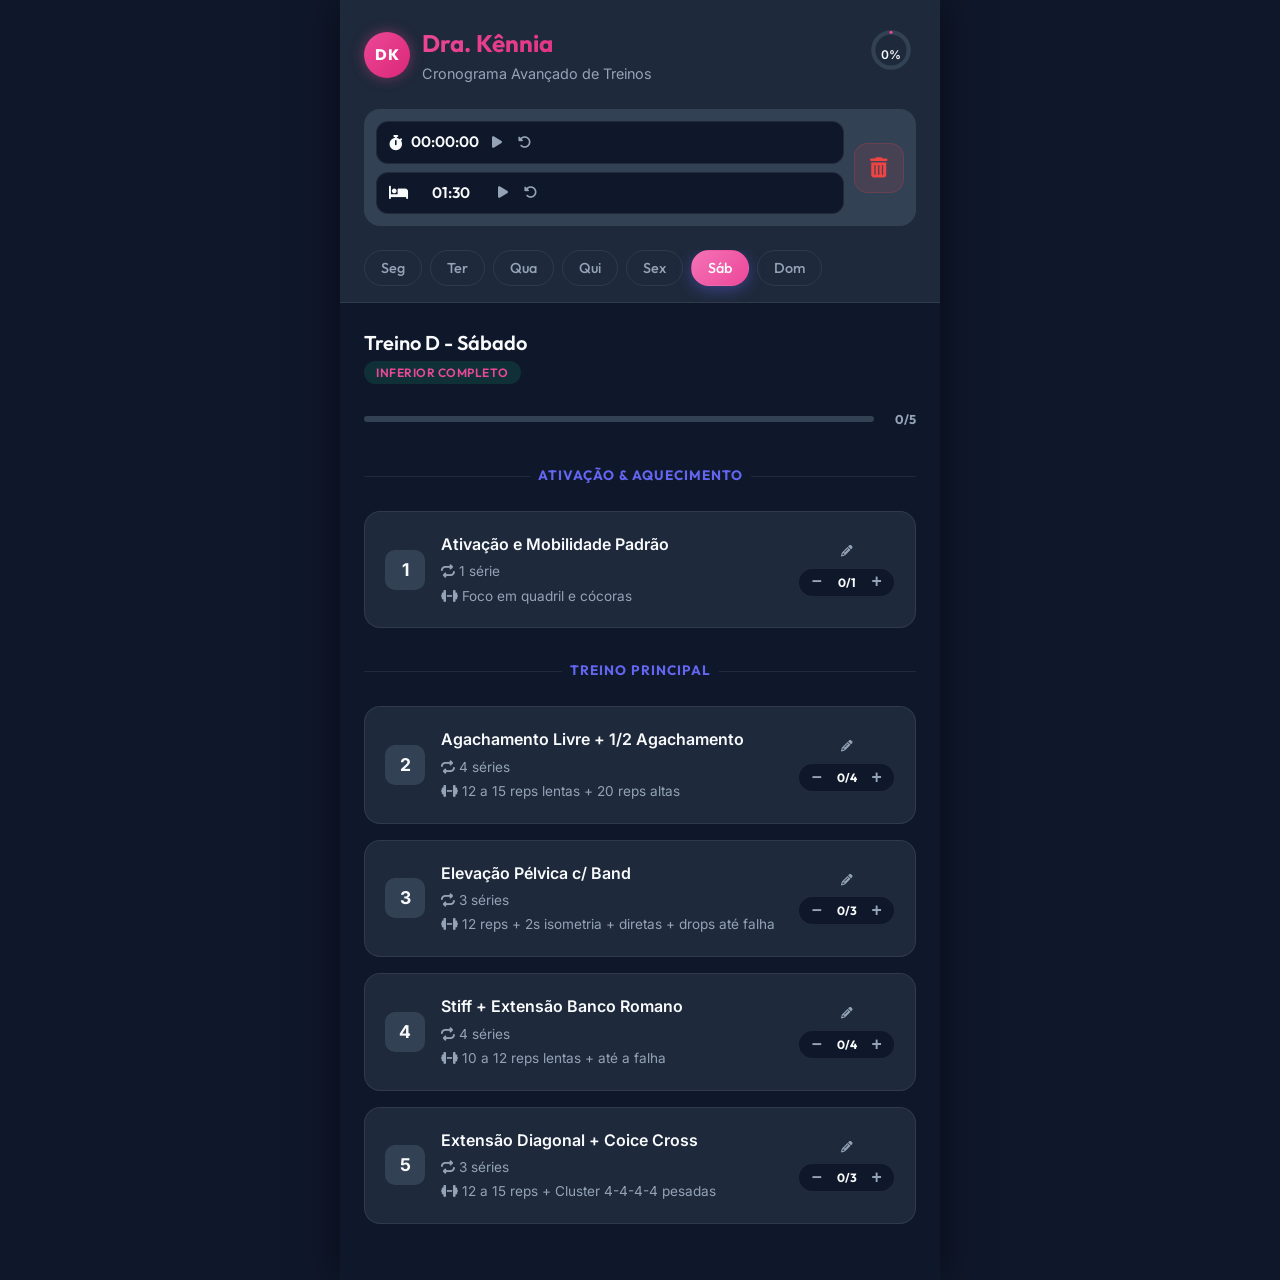
<file: index.html>
<!doctype html>
<html lang="pt-BR">
  <head>
    <meta charset="UTF-8" />
    <meta name="viewport" content="width=device-width, initial-scale=1.0" />
    <title>Meu Shape | Cronograma Avançado</title>
    <!-- Google Fonts -->
    <link rel="preconnect" href="https://fonts.googleapis.com" />
    <link rel="preconnect" href="https://fonts.gstatic.com" crossorigin />
    <link
      href="https://fonts.googleapis.com/css2?family=Outfit:wght@300;400;500;600;700;800&family=Inter:wght@400;500;600&display=swap"
      rel="stylesheet"
    />
    <!-- Icons -->
    <link
      rel="stylesheet"
      href="https://cdnjs.cloudflare.com/ajax/libs/font-awesome/6.4.0/css/all.min.css"
    />
    <link rel="stylesheet" href="styles.css" />
    <!-- PWA -->
    <meta name="theme-color" content="#10b981" />
    <meta name="apple-mobile-web-app-capable" content="yes" />
    <meta name="apple-mobile-web-app-status-bar-style" content="black-translucent" />
    <meta name="apple-mobile-web-app-title" content="Meu Shape" />
    <link rel="apple-touch-icon" href="assets/icons/icon.svg" />
    <link rel="manifest" href="manifest.json" />
  </head>
  <body>
    <!-- Splash Screen -->
    <div id="splash-screen">
      <div class="splash-logo">
        <div class="splash-avatar">DK</div>
        <p>Meu Shape</p>
      </div>
    </div>
    <!-- Confetti -->
    <div id="confetti-container"></div>

    <div class="app-container">
      <!-- Header -->
      <header class="app-header">
        <div class="header-content">
          <div class="user-greeting">
            <div class="user-avatar">DK</div>
            <div>
              <h1>Dra. Kênnia</h1>
              <p>Cronograma Avançado de Treinos</p>
            </div>
          </div>
          <div class="header-stats">
            <span id="streak-badge" class="streak-badge hidden">🔥 <span id="streak-count">0</span> dias</span>
            <div class="stat-circle">
              <svg viewBox="0 0 36 36" class="circular-chart">
                <path
                  class="circle-bg"
                  d="M18 2.0845 a 15.9155 15.9155 0 0 1 0 31.831 a 15.9155 15.9155 0 0 1 0 -31.831"
                />
                <path
                  class="circle"
                  id="weekly-progress"
                  stroke-dasharray="0, 100"
                  d="M18 2.0845 a 15.9155 15.9155 0 0 1 0 31.831 a 15.9155 15.9155 0 0 1 0 -31.831"
                />
              </svg>
              <div class="stat-text" id="weekly-percent">0%</div>
            </div>
          </div>
        </div>

        <!-- Controls (Timers & Reset) -->
        <div class="dashboard-controls">
            <!-- Timers -->
            <div class="timers-container">
                <div class="timer-box" id="workout-timer-box">
                    <i class="fa-solid fa-stopwatch"></i>
                    <span id="workout-timer">00:00:00</span>
                    <button id="btn-toggle-workout" class="timer-btn play"><i class="fa-solid fa-play"></i></button>
                    <button id="btn-reset-workout" class="timer-btn reset"><i class="fa-solid fa-rotate-left"></i></button>
                </div>
                
                <div class="timer-box rest-timer" id="rest-timer-box">
                    <i class="fa-solid fa-bed"></i>
                    <span id="rest-timer">00:00</span>
                    <button id="btn-toggle-rest" class="timer-btn play"><i class="fa-solid fa-play"></i></button>
                    <button id="btn-reset-rest" class="timer-btn reset"><i class="fa-solid fa-rotate-left"></i></button>
                </div>
            </div>
            
            <!-- Reset Progress -->
            <button class="btn-reset-week" onclick="openResetModal()" title="Resetar Progresso da Semana">
                <i class="fa-solid fa-trash-can"></i>
            </button>
        </div>

        <!-- Week Navigation -->
        <nav class="week-nav" id="week-nav">
          <!-- Javascript will populate days here -->
        </nav>
      </header>

      <!-- Main Content -->
      <main class="app-main">
        <div class="section-title">
          <div>
            <h2 id="current-day-title">Treino de Hoje</h2>
            <span class="badge" id="workout-focus">Foco do Treino</span>
          </div>
          <button class="btn-icon hidden" id="btn-view-images" onclick="openImagesModal()" title="Ver Imagens Informativas">
            <i class="fa-solid fa-images"></i>
          </button>
        </div>

        <!-- Progress Bar -->
        <div class="progress-bar-container">
          <div class="progress-bar-track">
            <div class="progress-bar-fill" id="progress-bar-fill"></div>
          </div>
          <span class="progress-bar-text" id="progress-bar-text">0/0</span>
        </div>

        <!-- Exercises List -->
        <div class="exercise-list" id="exercise-list">
          <!-- Javascript will populate exercises here -->
        </div>

        <button class="btn-finish" id="btn-finish" style="display: none">
          <i class="fa-solid fa-check-double"></i> Finalizar Treino
        </button>
      </main>
    </div>

    <!-- Celebration Modal -->
    <div class="modal-overlay" id="celebration-modal">
      <div class="modal-content">
        <div class="celebration-icon">
          <i class="fa-solid fa-trophy"></i>
        </div>
        <h2>Treino Concluído!</h2>
        <p>Você destruiu o treino de hoje. Continue assim e o shape vem!</p>
        <button class="btn-primary" onclick="closeModal()">Incrível!</button>
      </div>
    </div>

    <!-- Reset Week Modal -->
    <div class="modal-overlay" id="reset-modal">
      <div class="modal-content">
        <div class="reset-icon">
          <i class="fa-solid fa-triangle-exclamation"></i>
        </div>
        <h2>Resetar Semana?</h2>
        <p>Todo o progresso da semana será apagado. Essa ação não pode ser desfeita.</p>
        <div class="modal-actions">
          <button class="btn-primary" onclick="closeResetModal()">Cancelar</button>
          <button class="btn-danger" onclick="confirmResetWeek()">Confirmar</button>
        </div>
      </div>
    </div>

    <!-- Images Gallery Modal -->
    <div class="modal-overlay" id="images-modal">
      <div class="modal-content modal-large">
        <div class="modal-header">
          <h2>Imagens Informativas</h2>
          <button class="close-btn" onclick="closeImagesModal()" title="Fechar Imagens" aria-label="Fechar"><i class="fa-solid fa-xmark"></i></button>
        </div>
        <p class="modal-subtitle">Alongamentos e Mobilidade do PDF</p>
        <div class="image-gallery" id="image-gallery">
          <!-- Javascript will populate images here -->
        </div>
      </div>
    </div>

    <script src="script.js"></script>
    <script>
      if ('serviceWorker' in navigator) {
        window.addEventListener('load', () => {
          navigator.serviceWorker.register('./sw.js');
        });
      }
    </script>
  </body>
</html>
</file>
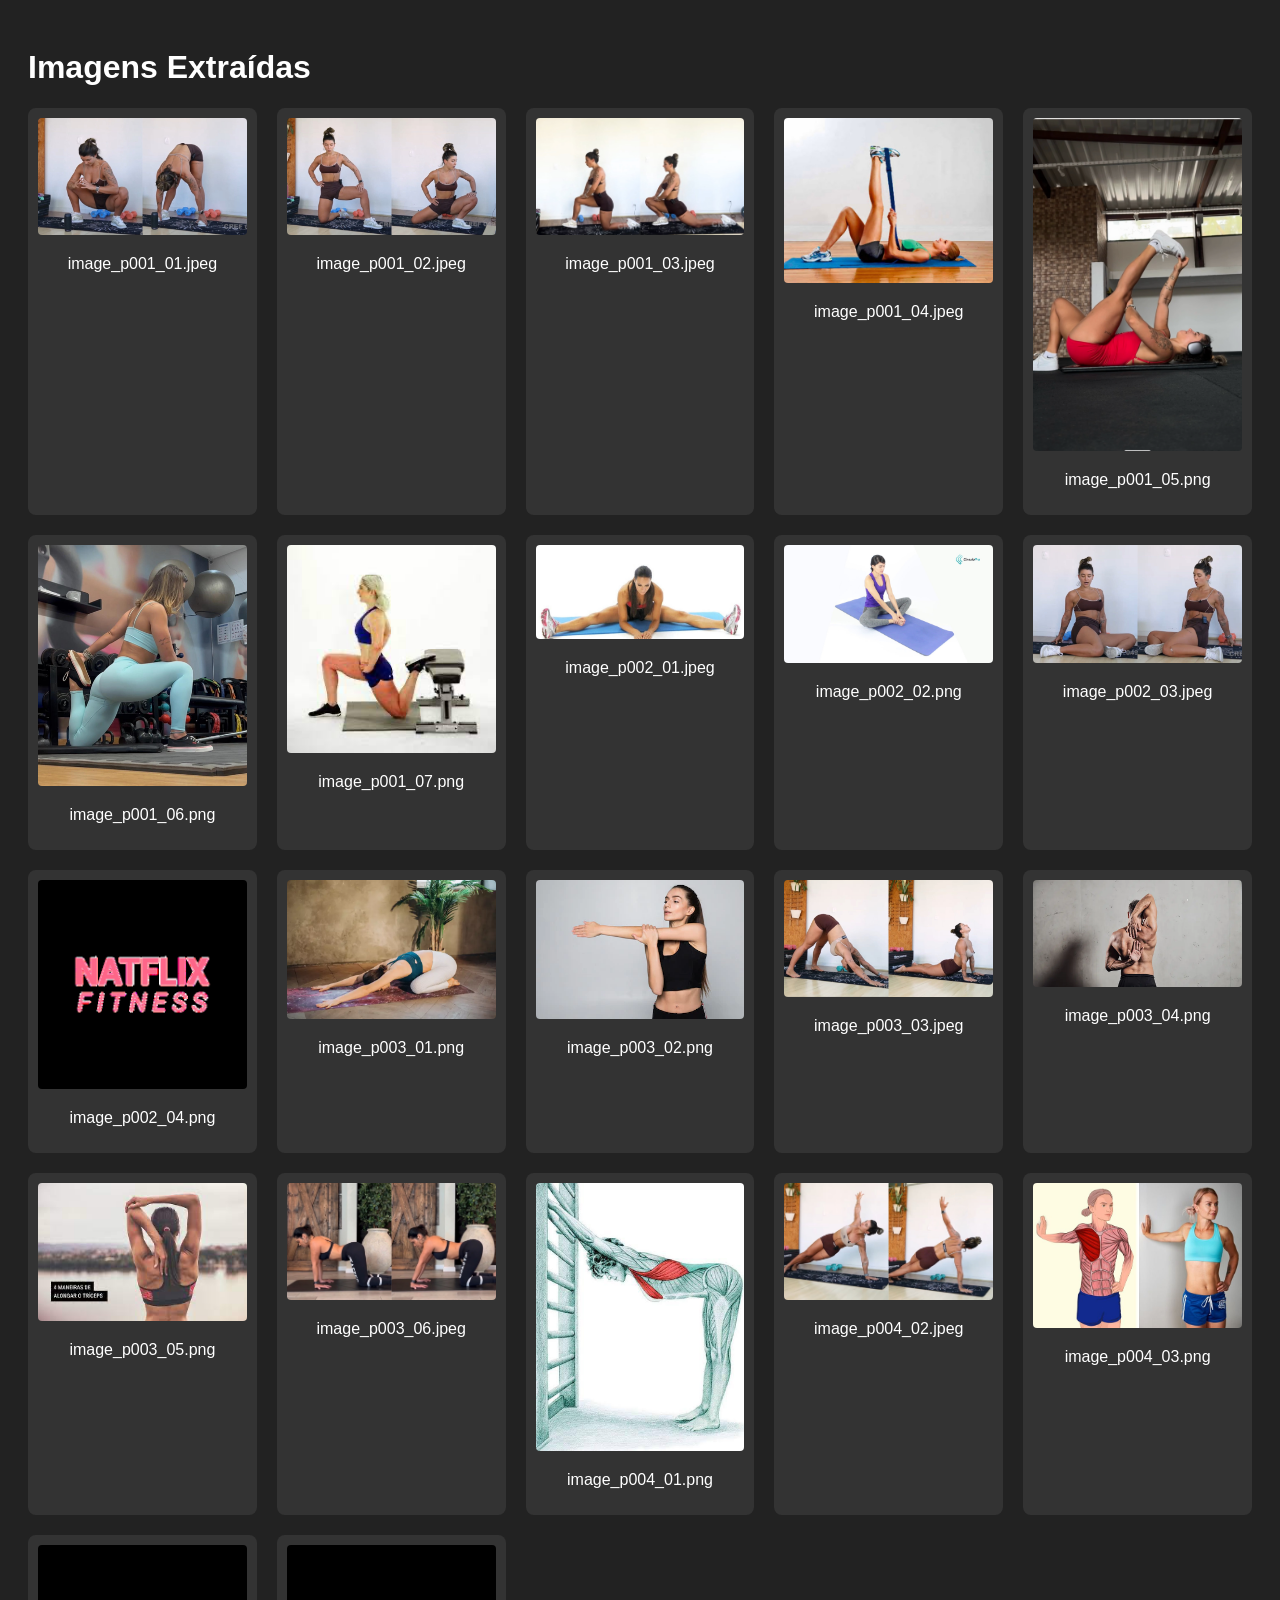
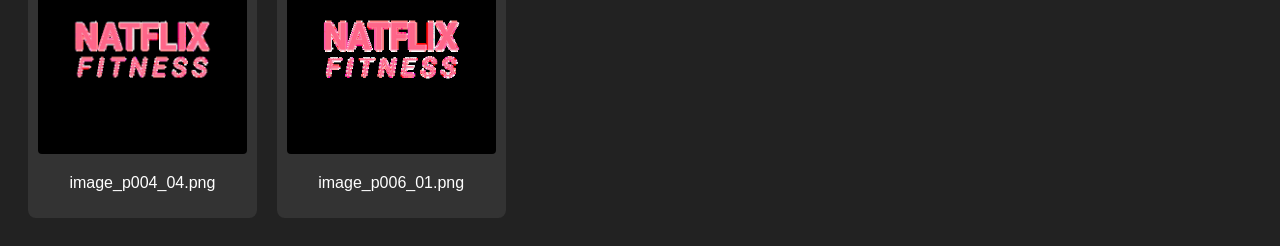
<file: view_images.html>
<!DOCTYPE html>
<html>
<head>
    <title>Galeria de Imagens</title>
    <style>
        body { font-family: sans-serif; background: #222; color: #fff; padding: 20px; }
        .grid { display: grid; grid-template-columns: repeat(auto-fill, minmax(200px, 1fr)); gap: 20px; }
        .card { background: #333; padding: 10px; border-radius: 8px; text-align: center; }
        img { max-width: 100%; height: auto; border-radius: 4px; }
        .size { color: #aaa; font-size: 0.8em; }
    </style>
</head>
<body>
    <h1>Imagens Extraídas</h1>
    <div class="grid">
        <!-- Add image tags -->
        <script>
            // We have the file list from list_dir. I'll just hardcode some of the interesting ones to view them.
            const files = [
                "image_p001_01.jpeg", "image_p001_02.jpeg", "image_p001_03.jpeg", "image_p001_04.jpeg",
                "image_p001_05.png", "image_p001_06.png", "image_p001_07.png",
                "image_p002_01.jpeg", "image_p002_02.png", "image_p002_03.jpeg", "image_p002_04.png",
                "image_p003_01.png", "image_p003_02.png", "image_p003_03.jpeg", "image_p003_04.png", "image_p003_05.png", "image_p003_06.jpeg",
                "image_p004_01.png", "image_p004_02.jpeg", "image_p004_03.png", "image_p004_04.png",
                "image_p006_01.png" // To check the 15KB file
            ];
            
            const grid = document.querySelector('.grid');
            files.forEach(f => {
                grid.innerHTML += `<div class="card">
                    <img src="images_extracted/${f}" alt="${f}">
                    <p>${f}</p>
                </div>`;
            });
        </script>
    </div>
</body>
</html>
</file>
<file: styles.css>
:root {
  --bg-color: #0f172a;
  --surface-color: #1e293b;
  --surface-light: #334155;
  --primary-color: #10b981; /* Default Neon green */
  --primary-glow: rgba(16, 185, 129, 0.4);
  --secondary-color: #6366f1; /* Indigo */
  --text-main: #f8fafc;
  --text-muted: #94a3b8;
  --border-color: rgba(255, 255, 255, 0.08);
  --gradient-brand: linear-gradient(135deg, #10b981 0%, #059669 100%);
  --gradient-active: linear-gradient(135deg, #6366f1 0%, #8b5cf6 100%);
}

/* Daily Themes */
body.theme-monday {
  --primary-color: #3b82f6; /* Blue */
  --primary-glow: rgba(59, 130, 246, 0.4);
  --gradient-brand: linear-gradient(135deg, #3b82f6 0%, #2563eb 100%);
  --gradient-active: linear-gradient(135deg, #60a5fa 0%, #3b82f6 100%);
}
body.theme-tuesday {
  --primary-color: #ef4444; /* Red */
  --primary-glow: rgba(239, 68, 68, 0.4);
  --gradient-brand: linear-gradient(135deg, #ef4444 0%, #dc2626 100%);
  --gradient-active: linear-gradient(135deg, #f87171 0%, #ef4444 100%);
}
body.theme-wednesday {
  --primary-color: #a855f7; /* Purple */
  --primary-glow: rgba(168, 85, 247, 0.4);
  --gradient-brand: linear-gradient(135deg, #a855f7 0%, #9333ea 100%);
  --gradient-active: linear-gradient(135deg, #c084fc 0%, #a855f7 100%);
}
body.theme-thursday {
  --primary-color: #f97316; /* Orange */
  --primary-glow: rgba(249, 115, 22, 0.4);
  --gradient-brand: linear-gradient(135deg, #f97316 0%, #ea580c 100%);
  --gradient-active: linear-gradient(135deg, #fb923c 0%, #f97316 100%);
}
body.theme-friday {
  --primary-color: #eab308; /* Yellow */
  --primary-glow: rgba(234, 179, 8, 0.4);
  --gradient-brand: linear-gradient(135deg, #eab308 0%, #ca8a04 100%);
  --gradient-active: linear-gradient(135deg, #facc15 0%, #eab308 100%);
}
body.theme-saturday {
  --primary-color: #ec4899; /* Pink */
  --primary-glow: rgba(236, 72, 153, 0.4);
  --gradient-brand: linear-gradient(135deg, #ec4899 0%, #db2777 100%);
  --gradient-active: linear-gradient(135deg, #f472b6 0%, #ec4899 100%);
}
body.theme-sunday {
  --primary-color: #10b981; /* Green */
  --primary-glow: rgba(16, 185, 129, 0.4);
  --gradient-brand: linear-gradient(135deg, #10b981 0%, #059669 100%);
  --gradient-active: linear-gradient(135deg, #34d399 0%, #10b981 100%);
}


* {
  margin: 0;
  padding: 0;
  box-sizing: border-box;
}

body {
  font-family: "Inter", sans-serif;
  background-color: var(--bg-color);
  color: var(--text-main);
  line-height: 1.6;
  min-height: 100vh;
  display: flex;
  justify-content: center;
}

h1,
h2,
h3,
h4,
.badge,
.btn-primary,
.btn-finish,
.day-btn {
  font-family: "Outfit", sans-serif;
}

.app-container {
  width: 100%;
  max-width: 600px; /* Mobile first, feels like an app */
  background: var(--bg-color);
  box-shadow: 0 0 40px rgba(0, 0, 0, 0.5);
  min-height: 100vh;
  display: flex;
  flex-direction: column;
}

/* Header Styles */
.app-header {
  background: var(--surface-color);
  border-bottom: 1px solid var(--border-color);
  padding: 1.5rem 1.5rem 0 1.5rem;
  position: sticky;
  top: 0;
  z-index: 10;
}

.header-content {
  display: flex;
  justify-content: space-between;
  align-items: center;
  margin-bottom: 1.5rem;
}

.user-greeting h1 {
  font-size: 1.5rem;
  font-weight: 700;
  background: var(--gradient-brand);
  -webkit-background-clip: text;
  -webkit-text-fill-color: transparent;
}

.user-greeting p {
  color: var(--text-muted);
  font-size: 0.9rem;
}

/* Circular Chart */
.stat-circle {
  position: relative;
  width: 50px;
  height: 50px;
}
.circular-chart {
  display: block;
  margin: 0 auto;
  max-width: 80%;
  max-height: 250px;
}
.circle-bg {
  fill: none;
  stroke: var(--surface-light);
  stroke-width: 3.8;
}
.circle {
  fill: none;
  stroke-width: 2.8;
  stroke-linecap: round;
  stroke: var(--primary-color);
  transition: stroke-dasharray 0.8s ease-out;
}
.stat-text {
  position: absolute;
  top: 50%;
  left: 50%;
  transform: translate(-50%, -50%);
  font-size: 0.75rem;
  font-weight: 600;
  color: var(--text-main);
}

/* Week Navigation */
.week-nav {
  display: flex;
  gap: 0.5rem;
  overflow-x: auto;
  padding-bottom: 1rem;
  scrollbar-width: none;
}
.week-nav::-webkit-scrollbar {
  display: none;
}

.day-btn {
  flex: 0 0 auto;
  background: transparent;
  border: 1px solid var(--border-color);
  color: var(--text-muted);
  padding: 0.5rem 1rem;
  border-radius: 20px;
  font-size: 0.9rem;
  font-weight: 500;
  cursor: pointer;
  transition: all 0.3s ease;
}

.day-btn:hover {
  background: var(--surface-light);
  color: var(--text-main);
}

.day-btn.active {
  background: var(--gradient-active);
  color: white;
  border-color: transparent;
  box-shadow: 0 4px 15px rgba(99, 102, 241, 0.4);
}

/* Main Content */
.app-main {
  padding: 1.5rem;
  flex-grow: 1;
  display: flex;
  flex-direction: column;
}

.section-title {
  display: flex;
  justify-content: space-between;
  align-items: center;
  margin-bottom: 1.5rem;
}

.section-title h2 {
  font-size: 1.25rem;
  font-weight: 600;
}

.btn-icon {
  background: var(--surface-light);
  color: var(--text-main);
  border: none;
  width: 40px;
  height: 40px;
  border-radius: 50%;
  display: flex;
  align-items: center;
  justify-content: center;
  cursor: pointer;
  transition: all 0.3s;
}

.btn-icon:hover {
  background: var(--gradient-active);
  color: white;
  transform: scale(1.05);
}

.badge {
  background: rgba(16, 185, 129, 0.15);
  color: var(--primary-color);
  padding: 0.25rem 0.75rem;
  border-radius: 12px;
  font-size: 0.75rem;
  font-weight: 600;
  text-transform: uppercase;
  letter-spacing: 0.5px;
}

/* Exercise Cards */
.exercise-list {
  display: flex;
  flex-direction: column;
  gap: 1rem;
  margin-bottom: 2rem;
}

.exercise-card {
  background: var(--surface-color);
  border: 1px solid var(--border-color);
  border-radius: 16px;
  padding: 1.25rem;
  display: flex;
  gap: 1rem;
  align-items: center;
  transition: all 0.3s cubic-bezier(0.4, 0, 0.2, 1);
  cursor: pointer;
  position: relative;
  overflow: hidden;
}

.exercise-card:hover {
  transform: translateY(-2px);
  box-shadow: 0 8px 25px rgba(0, 0, 0, 0.3);
  border-color: var(--surface-light);
}

.exercise-card.completed {
  opacity: 0.6;
  border-color: var(--primary-color);
  background: rgba(16, 185, 129, 0.05);
}

.exercise-card.completed .exercise-title {
  text-decoration: line-through;
  color: var(--text-muted);
}

.ex-number {
  background: var(--surface-light);
  color: var(--text-main);
  width: 40px;
  height: 40px;
  border-radius: 10px;
  display: flex;
  align-items: center;
  justify-content: center;
  font-weight: 700;
  font-size: 1.1rem;
  flex-shrink: 0;
}

.exercise-card.completed .ex-number {
  background: var(--primary-color);
  color: #fff;
}

.ex-details {
  flex-grow: 1;
}

.exercise-title {
  font-size: 1rem;
  font-weight: 600;
  margin-bottom: 0.25rem;
  color: var(--text-main);
  transition: color 0.3s;
}

.exercise-meta {
  font-size: 0.85rem;
  color: var(--text-muted);
  display: flex;
  flex-direction: column;
  gap: 0.15rem;
}

/* Custom Checkbox */
.custom-checkbox {
  width: 26px;
  height: 26px;
  border-radius: 50%;
  border: 2px solid var(--text-muted);
  display: flex;
  align-items: center;
  justify-content: center;
  transition: all 0.3s;
  flex-shrink: 0;
}

.custom-checkbox i {
  color: transparent;
  font-size: 0.9rem;
  transition: all 0.3s;
  transform: scale(0);
}

.exercise-card.completed .custom-checkbox {
  background: var(--primary-color);
  border-color: var(--primary-color);
  box-shadow: 0 0 10px var(--primary-glow);
}

.exercise-card.completed .custom-checkbox i {
  color: white;
  transform: scale(1);
}

/* Finish Button */
.btn-finish {
  background: var(--gradient-brand);
  color: white;
  border: none;
  padding: 1rem;
  border-radius: 14px;
  font-size: 1.1rem;
  font-weight: 600;
  cursor: pointer;
  width: 100%;
  display: flex;
  align-items: center;
  justify-content: center;
  gap: 0.5rem;
  box-shadow: 0 4px 15px var(--primary-glow);
  transition: all 0.3s;
  margin-top: auto;
  animation: slideUp 0.5s ease;
}

.btn-finish:hover {
  transform: translateY(-2px);
  box-shadow: 0 6px 20px var(--primary-glow);
}

/* Modal */
.modal-overlay {
  position: fixed;
  top: 0;
  left: 0;
  right: 0;
  bottom: 0;
  background: rgba(0, 0, 0, 0.8);
  backdrop-filter: blur(5px);
  display: flex;
  align-items: center;
  justify-content: center;
  z-index: 100;
  opacity: 0;
  pointer-events: none;
  transition: all 0.4s ease;
}

.modal-overlay.active {
  opacity: 1;
  pointer-events: auto;
}

.modal-content {
  background: var(--surface-color);
  padding: 2.5rem 2rem;
  border-radius: 24px;
  text-align: center;
  max-width: 90%;
  width: 340px;
  transform: translateY(20px) scale(0.95);
  transition: all 0.4s cubic-bezier(0.175, 0.885, 0.32, 1.275);
  border: 1px solid var(--border-color);
  box-shadow: 0 20px 50px rgba(0, 0, 0, 0.5);
}

.modal-overlay.active .modal-content {
  transform: translateY(0) scale(1);
}

.celebration-icon {
  font-size: 4rem;
  color: var(--primary-color);
  margin-bottom: 1rem;
  text-shadow: 0 0 20px var(--primary-glow);
  animation: bounce 2s infinite ease-in-out;
}

.modal-content h2 {
  font-size: 1.5rem;
  margin-bottom: 0.5rem;
  color: var(--text-main);
}

.modal-content p {
  color: var(--text-muted);
  font-size: 0.95rem;
  margin-bottom: 1.5rem;
}

.btn-primary {
  background: var(--surface-light);
  color: var(--text-main);
  border: none;
  padding: 0.8rem 2rem;
  border-radius: 12px;
  font-size: 1rem;
  font-weight: 600;
  cursor: pointer;
  transition: all 0.3s;
}

.btn-primary:hover {
  background: var(--text-main);
  color: var(--surface-color);
}

/* Image Gallery Modal */
.modal-large {
  width: 90%;
  max-width: 500px;
  max-height: 80vh;
  overflow-y: auto;
  scrollbar-width: none;
}
.modal-large::-webkit-scrollbar { display: none; }

.modal-header {
  display: flex;
  justify-content: space-between;
  align-items: center;
  margin-bottom: 0.5rem;
}

.close-btn {
  background: transparent;
  border: none;
  color: var(--text-muted);
  font-size: 1.5rem;
  cursor: pointer;
  transition: color 0.3s;
}
.close-btn:hover { color: var(--text-main); }

.modal-subtitle {
  font-size: 0.9rem;
  color: var(--text-muted);
  margin-bottom: 1.5rem;
  text-align: left;
}

.image-gallery {
  display: grid;
  grid-template-columns: 1fr 1fr;
  gap: 10px;
}

.image-gallery img {
  width: 100%;
  height: auto;
  border-radius: 8px;
  object-fit: cover;
  border: 1px solid var(--border-color);
}

/* Animations */
@keyframes slideUp {
  from {
    opacity: 0;
    transform: translateY(20px);
  }
  to {
    opacity: 1;
    transform: translateY(0);
  }
}

@keyframes bounce {
  0%,
  100% {
    transform: translateY(0);
  }
  50% {
    transform: translateY(-10px);
  }
}

/* Category Headers in Exercise List */
.exercise-category {
  font-family: "Outfit", sans-serif;
  font-size: 0.85rem;
  color: var(--secondary-color);
  text-transform: uppercase;
  letter-spacing: 1px;
  font-weight: 700;
  margin-top: 1rem;
  margin-bottom: 0.5rem;
  display: flex;
  align-items: center;
  gap: 0.5rem;
}
.exercise-category::before {
  content: "";
  flex-grow: 1;
  height: 1px;
  background: var(--border-color);
}
.exercise-category::after {
  content: "";
  flex-grow: 1;
  height: 1px;
  background: var(--border-color);
}

/* Controls: Timers and Reset Week */
.dashboard-controls {
  display: flex;
  justify-content: space-between;
  align-items: center;
  margin-bottom: 1.5rem;
  background: var(--surface-light);
  padding: 0.75rem;
  border-radius: 16px;
  gap: 10px;
}

.timers-container {
  display: flex;
  flex-direction: column;
  gap: 0.5rem;
  flex-grow: 1;
}

.timer-box {
  display: flex;
  align-items: center;
  gap: 0.5rem;
  background: var(--bg-color);
  padding: 0.5rem 0.75rem;
  border-radius: 12px;
  font-family: 'Outfit', sans-serif;
  font-size: 0.95rem;
  font-weight: 600;
  border: 1px solid var(--border-color);
  color: var(--text-main);
  transition: border-color 0.3s;
}
.timer-box.active {
  border-color: var(--primary-color);
  box-shadow: 0 0 10px var(--primary-glow);
}
.timer-box.rest-timer.active {
  border-color: var(--secondary-color);
  box-shadow: 0 0 10px rgba(99, 102, 241, 0.4);
}

.timer-box span {
  width: 70px;
  text-align: center;
}

.timer-btn {
  background: transparent;
  border: none;
  color: var(--text-muted);
  cursor: pointer;
  padding: 0.25rem;
  border-radius: 50%;
  aspect-ratio: 1;
  transition: all 0.3s;
}
.timer-btn:hover {
  background: var(--surface-light);
  color: var(--text-main);
}
.timer-btn.play:hover { color: var(--primary-color); }
.rest-timer .timer-btn.play:hover { color: var(--secondary-color); }
.timer-btn.reset:hover { color: #ef4444; }

.btn-reset-week {
  background: rgba(239, 68, 68, 0.1);
  color: #ef4444;
  border: 1px solid rgba(239, 68, 68, 0.2);
  width: 50px;
  height: 50px;
  border-radius: 14px;
  display: flex;
  justify-content: center;
  align-items: center;
  font-size: 1.25rem;
  cursor: pointer;
  transition: all 0.3s;
}
.btn-reset-week:hover {
  background: #ef4444;
  color: white;
  transform: translateY(-2px);
  box-shadow: 0 4px 15px rgba(239, 68, 68, 0.4);
}

/* Utility */
.hidden {
  display: none !important;
}

/* Reset Modal */
.reset-icon {
  font-size: 3rem;
  color: #ef4444;
  margin-bottom: 1rem;
}

.modal-actions {
  display: flex;
  gap: 0.75rem;
  justify-content: center;
}

.btn-danger {
  background: #ef4444;
  color: white;
  border: none;
  padding: 0.8rem 2rem;
  border-radius: 12px;
  font-size: 1rem;
  font-weight: 600;
  font-family: "Outfit", sans-serif;
  cursor: pointer;
  transition: all 0.3s;
}

.btn-danger:hover {
  background: #dc2626;
  transform: translateY(-1px);
  box-shadow: 0 4px 15px rgba(239, 68, 68, 0.4);
}

/* =========================================================
   MELHORIAS v2
   ========================================================= */

/* --- Avatar no cabeçalho --- */
.user-greeting {
  display: flex;
  align-items: center;
  gap: 0.75rem;
}
.user-avatar {
  width: 46px;
  height: 46px;
  border-radius: 50%;
  background: var(--gradient-brand);
  display: flex;
  align-items: center;
  justify-content: center;
  font-family: "Outfit", sans-serif;
  font-weight: 800;
  font-size: 0.95rem;
  color: white;
  flex-shrink: 0;
  box-shadow: 0 0 14px var(--primary-glow);
  letter-spacing: 0.5px;
}

/* --- Streak badge --- */
.header-stats {
  display: flex;
  align-items: center;
  gap: 0.6rem;
}
.streak-badge {
  background: rgba(249, 115, 22, 0.12);
  color: #fb923c;
  border: 1px solid rgba(249, 115, 22, 0.3);
  padding: 0.3rem 0.65rem;
  border-radius: 20px;
  font-size: 0.78rem;
  font-weight: 700;
  font-family: "Outfit", sans-serif;
  white-space: nowrap;
}

/* --- Splash screen --- */
#splash-screen {
  position: fixed;
  inset: 0;
  background: var(--bg-color);
  display: flex;
  align-items: center;
  justify-content: center;
  z-index: 9999;
  transition: opacity 0.5s ease;
}
#splash-screen.fade-out {
  opacity: 0;
  pointer-events: none;
}
.splash-logo {
  display: flex;
  flex-direction: column;
  align-items: center;
  gap: 1rem;
  animation: splashPulse 1.2s ease-in-out infinite alternate;
}
.splash-avatar {
  width: 84px;
  height: 84px;
  border-radius: 50%;
  background: linear-gradient(135deg, #10b981 0%, #059669 100%);
  display: flex;
  align-items: center;
  justify-content: center;
  font-family: "Outfit", sans-serif;
  font-weight: 800;
  font-size: 1.8rem;
  color: white;
  box-shadow: 0 0 35px rgba(16, 185, 129, 0.55);
  letter-spacing: 1px;
}
.splash-logo p {
  font-family: "Outfit", sans-serif;
  font-size: 1.2rem;
  font-weight: 700;
  color: var(--text-main);
  letter-spacing: 2px;
  text-transform: uppercase;
}
@keyframes splashPulse {
  from { transform: scale(0.96); opacity: 0.75; }
  to   { transform: scale(1.04); opacity: 1; }
}

/* --- Barra de progresso linear --- */
.progress-bar-container {
  display: flex;
  align-items: center;
  gap: 0.75rem;
  margin-bottom: 1.25rem;
}
.progress-bar-track {
  flex-grow: 1;
  height: 6px;
  background: var(--surface-light);
  border-radius: 3px;
  overflow: hidden;
}
.progress-bar-fill {
  height: 100%;
  width: 0%;
  background: var(--gradient-brand);
  border-radius: 3px;
  transition: width 0.5s cubic-bezier(0.4, 0, 0.2, 1);
}
.progress-bar-text {
  font-size: 0.8rem;
  font-weight: 700;
  color: var(--text-muted);
  min-width: 30px;
  text-align: right;
  font-family: "Outfit", sans-serif;
}

/* --- Card actions (lado direito) --- */
.card-actions {
  display: flex;
  flex-direction: column;
  align-items: center;
  gap: 0.45rem;
  flex-shrink: 0;
}

/* --- Botão de nota (lápis) --- */
.note-btn {
  background: transparent;
  border: none;
  color: var(--text-muted);
  font-size: 0.72rem;
  cursor: pointer;
  padding: 0.2rem 0.4rem;
  border-radius: 6px;
  transition: color 0.2s;
  line-height: 1;
}
.note-btn:hover { color: var(--primary-color); }

/* --- Área de nota inline --- */
.note-area { margin-top: 0.4rem; }
.note-input {
  background: var(--bg-color);
  border: 1px solid var(--border-color);
  border-radius: 8px;
  color: var(--text-main);
  font-size: 0.8rem;
  padding: 0.35rem 0.65rem;
  width: 100%;
  outline: none;
  font-family: "Inter", sans-serif;
  transition: border-color 0.2s;
}
.note-input:focus { border-color: var(--primary-color); }
.note-input::placeholder { color: var(--text-muted); }

/* --- Contador de séries --- */
.series-counter {
  display: flex;
  align-items: center;
  gap: 0.25rem;
  background: var(--bg-color);
  border: 1px solid var(--border-color);
  border-radius: 20px;
  padding: 0.15rem 0.4rem;
}
.series-btn {
  background: transparent;
  border: none;
  color: var(--text-muted);
  cursor: pointer;
  width: 22px;
  height: 22px;
  border-radius: 50%;
  display: flex;
  align-items: center;
  justify-content: center;
  font-size: 1.1rem;
  font-weight: 700;
  line-height: 1;
  transition: all 0.2s;
}
.series-btn:hover {
  color: var(--primary-color);
  background: rgba(16, 185, 129, 0.1);
}
.series-count {
  font-size: 0.75rem;
  font-weight: 700;
  color: var(--text-main);
  min-width: 30px;
  text-align: center;
  font-family: "Outfit", sans-serif;
}
.exercise-card.completed .series-count { color: var(--primary-color); }
.exercise-card.completed .series-counter { border-color: var(--primary-color); }

/* --- Confetti --- */
#confetti-container {
  position: fixed;
  top: 0;
  left: 0;
  width: 100%;
  height: 100%;
  pointer-events: none;
  z-index: 200;
  overflow: hidden;
}
.confetti-piece {
  position: absolute;
  top: -12px;
  animation: confettiFall linear forwards;
}
@keyframes confettiFall {
  0%   { transform: translateY(0) rotate(0deg);   opacity: 1; }
  80%  { opacity: 1; }
  100% { transform: translateY(105vh) rotate(720deg); opacity: 0; }
}

/* --- Timer de descanso: flash ao terminar --- */
.timer-box.finished {
  border-color: var(--primary-color) !important;
  box-shadow: 0 0 18px var(--primary-glow) !important;
  animation: flashGreen 0.4s ease 4;
}
@keyframes flashGreen {
  0%, 100% { background: var(--bg-color); }
  50%       { background: rgba(16, 185, 129, 0.18); }
}
</file>
